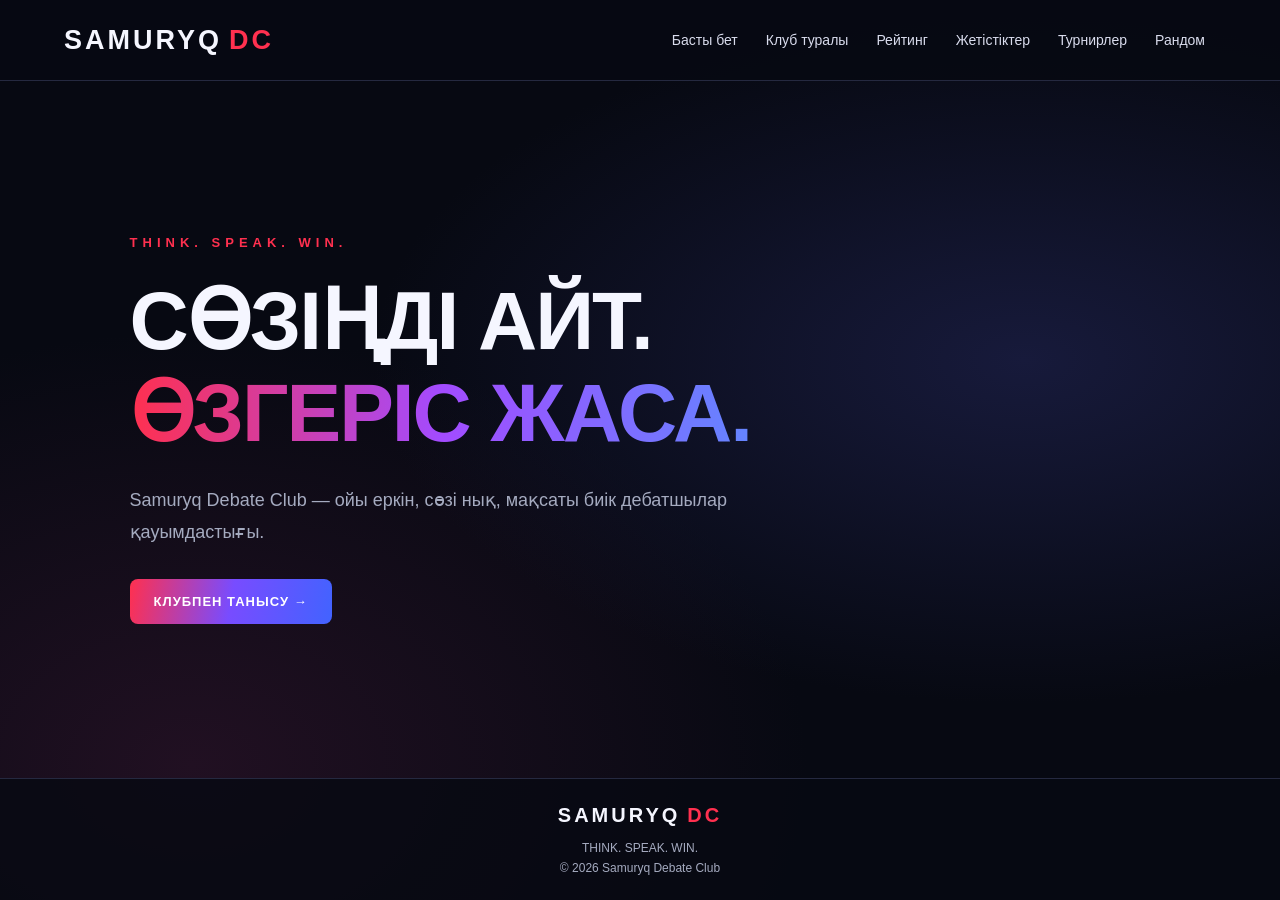
<file: index.html>
<!DOCTYPE html>
<html lang="kk">
<head>
    <meta charset="UTF-8">
    <meta name="viewport" content="width=device-width, initial-scale=1.0">
    <title>Samuryq Debate Club</title>
    <link rel="stylesheet" href="style.css">
</head>
<body>

<header>
    <a class="logo" href="index.html">SAMURYQ<span>DC</span></a>

    <nav>
        <a href="index.html">Басты бет</a>
        <a href="about.html">Клуб туралы</a>
        <a href="rating.html">Рейтинг</a>
        <a href="achievements.html">Жетістіктер</a>
        <a href="tournaments.html">Турнирлер</a>
        <a href="random.html">&#1056;андом</a>
</nav>
</header>

<main>
    <section class="hero">
        <p class="tag">THINK. SPEAK. WIN.</p>

        <h1>
            СӨЗІҢДІ АЙТ.<br>
            <span>ӨЗГЕРІС ЖАСА.</span>
        </h1>

        <p class="description">
            Samuryq Debate Club — ойы еркін, сөзі нық,
            мақсаты биік дебатшылар қауымдастығы.
        </p>

        <a href="about.html" class="button">
            КЛУБПЕН ТАНЫСУ →
        </a>
    </section>
</main>

<footer>
    <div class="logo">SAMURYQ<span>DC</span></div>
    <p>THINK. SPEAK. WIN.</p>
    <p>© 2026 Samuryq Debate Club</p>
</footer>

</body>
</html>
</file>
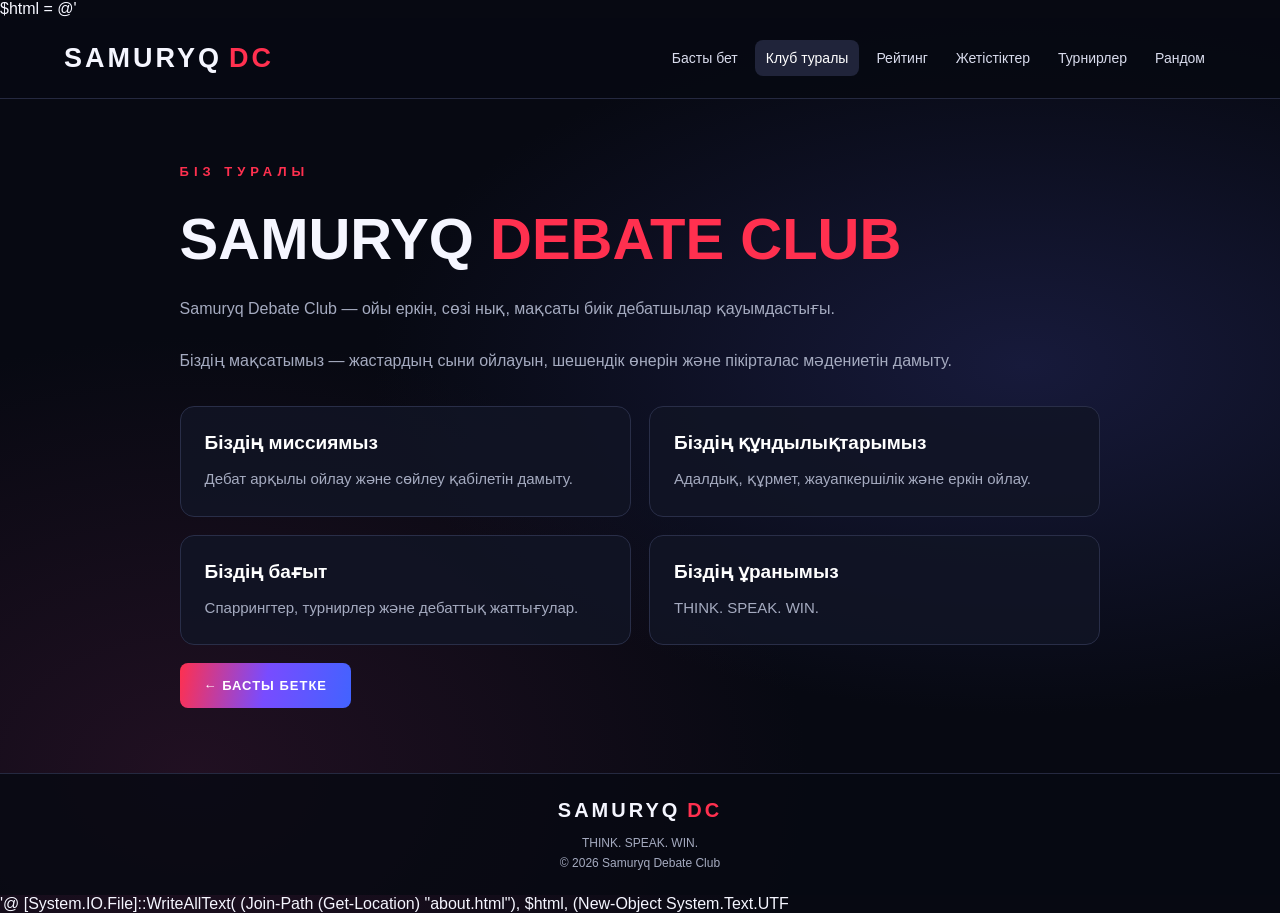
<file: about.html>
$html = @'
<!DOCTYPE html>
<html lang="kk">
<head>
    <meta charset="UTF-8">
    <meta name="viewport" content="width=device-width, initial-scale=1.0">
    <title>Клуб туралы | Samuryq DC</title>
    <link rel="stylesheet" href="style.css">
</head>
<body>
<header>
    <a class="logo" href="index.html">SAMURYQ<span>DC</span></a>
    <nav>
        <a href="index.html">Басты бет</a>
        <a class="active" href="about.html">Клуб туралы</a>
        <a href="rating.html">Рейтинг</a>
        <a href="achievements.html">Жетістіктер</a>
        <a href="tournaments.html">Турнирлер</a>
        <a href="random.html">&#1056;андом</a>
</nav>
</header>

<main>
    <section class="page-content">
        <p class="tag">БІЗ ТУРАЛЫ</p>
        <h1 class="page-title">SAMURYQ <span>DEBATE CLUB</span></h1>

        <p class="page-text">
            Samuryq Debate Club — ойы еркін, сөзі нық,
            мақсаты биік дебатшылар қауымдастығы.
        </p>

        <p class="page-text">
            Біздің мақсатымыз — жастардың сыни ойлауын,
            шешендік өнерін және пікірталас мәдениетін дамыту.
        </p>

        <div class="info-grid">
            <article class="info-card">
                <h3>Біздің миссиямыз</h3>
                <p>Дебат арқылы ойлау және сөйлеу қабілетін дамыту.</p>
            </article>
            <article class="info-card">
                <h3>Біздің құндылықтарымыз</h3>
                <p>Адалдық, құрмет, жауапкершілік және еркін ойлау.</p>
            </article>
            <article class="info-card">
                <h3>Біздің бағыт</h3>
                <p>Спаррингтер, турнирлер және дебаттық жаттығулар.</p>
            </article>
            <article class="info-card">
                <h3>Біздің ұранымыз</h3>
                <p>THINK. SPEAK. WIN.</p>
            </article>
        </div>

        <br>
        <a href="index.html" class="button">← БАСТЫ БЕТКЕ</a>
    </section>
</main>

<footer>
    <div class="logo">SAMURYQ<span>DC</span></div>
    <p>THINK. SPEAK. WIN.</p>
    <p>© 2026 Samuryq Debate Club</p>
</footer>
</body>
</html>
'@

[System.IO.File]::WriteAllText(
    (Join-Path (Get-Location) "about.html"),
    $html,
    (New-Object System.Text.UTF
</file>
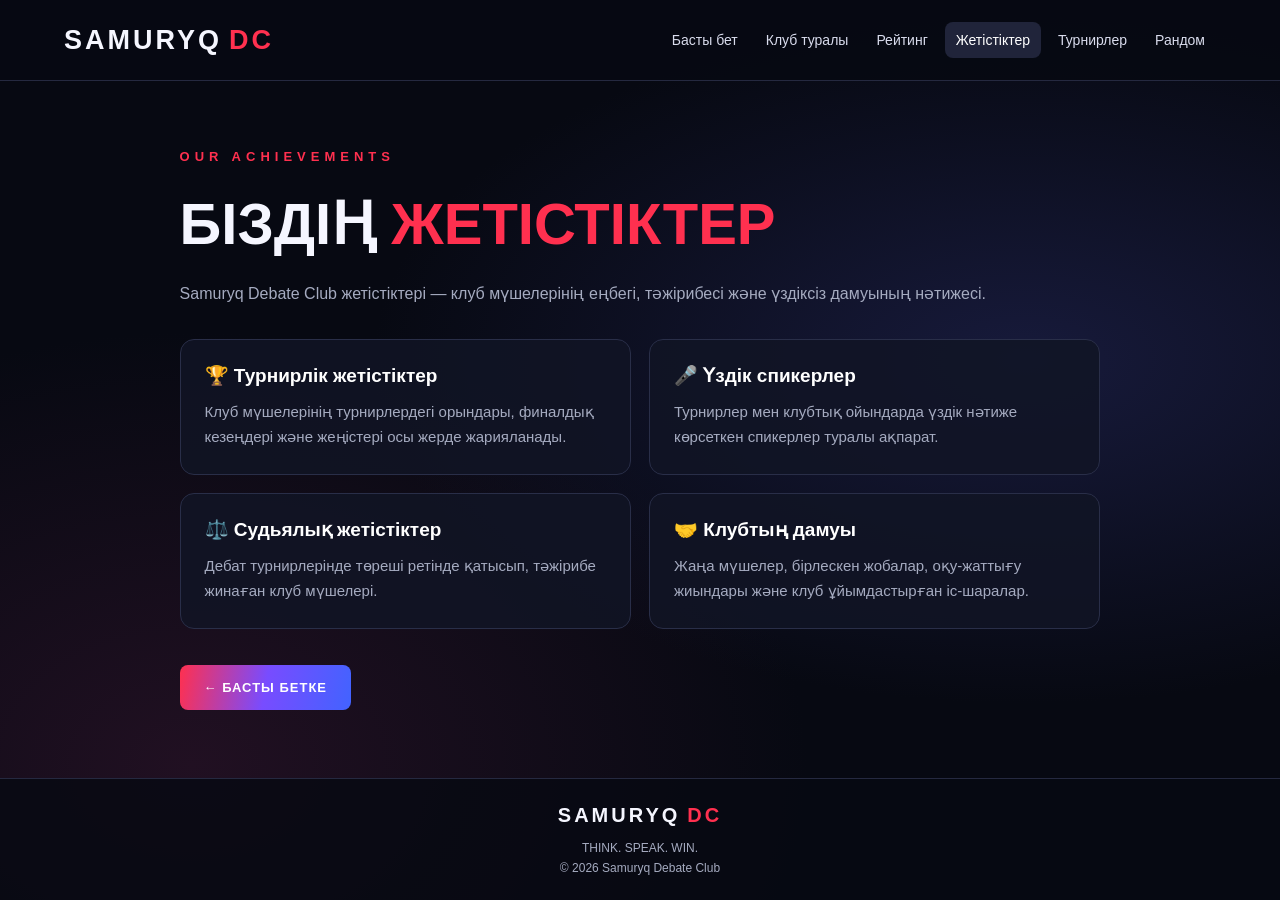
<file: achievements.html>
<!DOCTYPE html>
<html lang="kk">
<head>
    <meta charset="UTF-8">
    <meta name="viewport" content="width=device-width, initial-scale=1.0">
    <title>Жетістіктер | Samuryq DC</title>
    <link rel="stylesheet" href="style.css">
</head>
<body>

<header>
    <a class="logo" href="index.html">SAMURYQ<span>DC</span></a>
    <nav>
        <a href="index.html">Басты бет</a>
        <a href="about.html">Клуб туралы</a>
        <a href="rating.html">Рейтинг</a>
        <a class="active" href="achievements.html">Жетістіктер</a>
        <a href="tournaments.html">Турнирлер</a>
        <a href="random.html">&#1056;андом</a>
</nav>
</header>

<main>
    <section class="page-content">
        <p class="tag">OUR ACHIEVEMENTS</p>
        <h1 class="page-title">БІЗДІҢ <span>ЖЕТІСТІКТЕР</span></h1>

        <p class="page-text">
            Samuryq Debate Club жетістіктері — клуб мүшелерінің
            еңбегі, тәжірибесі және үздіксіз дамуының нәтижесі.
        </p>

        <div class="info-grid">
            <article class="info-card">
                <h3>🏆 Турнирлік жетістіктер</h3>
                <p>
                    Клуб мүшелерінің турнирлердегі орындары,
                    финалдық кезеңдері және жеңістері осы жерде жарияланады.
                </p>
            </article>

            <article class="info-card">
                <h3>🎤 Үздік спикерлер</h3>
                <p>
                    Турнирлер мен клубтық ойындарда үздік нәтиже
                    көрсеткен спикерлер туралы ақпарат.
                </p>
            </article>

            <article class="info-card">
                <h3>⚖️ Судьялық жетістіктер</h3>
                <p>
                    Дебат турнирлерінде төреші ретінде қатысып,
                    тәжірибе жинаған клуб мүшелері.
                </p>
            </article>

            <article class="info-card">
                <h3>🤝 Клубтың дамуы</h3>
                <p>
                    Жаңа мүшелер, бірлескен жобалар, оқу-жаттығу
                    жиындары және клуб ұйымдастырған іс-шаралар.
                </p>
            </article>
        </div>

        <br><br>
        <a href="index.html" class="button">← БАСТЫ БЕТКЕ</a>
    </section>
</main>

<footer>
    <div class="logo">SAMURYQ<span>DC</span></div>
    <p>THINK. SPEAK. WIN.</p>
    <p>© 2026 Samuryq Debate Club</p>
</footer>

</body>
</html>
</file>
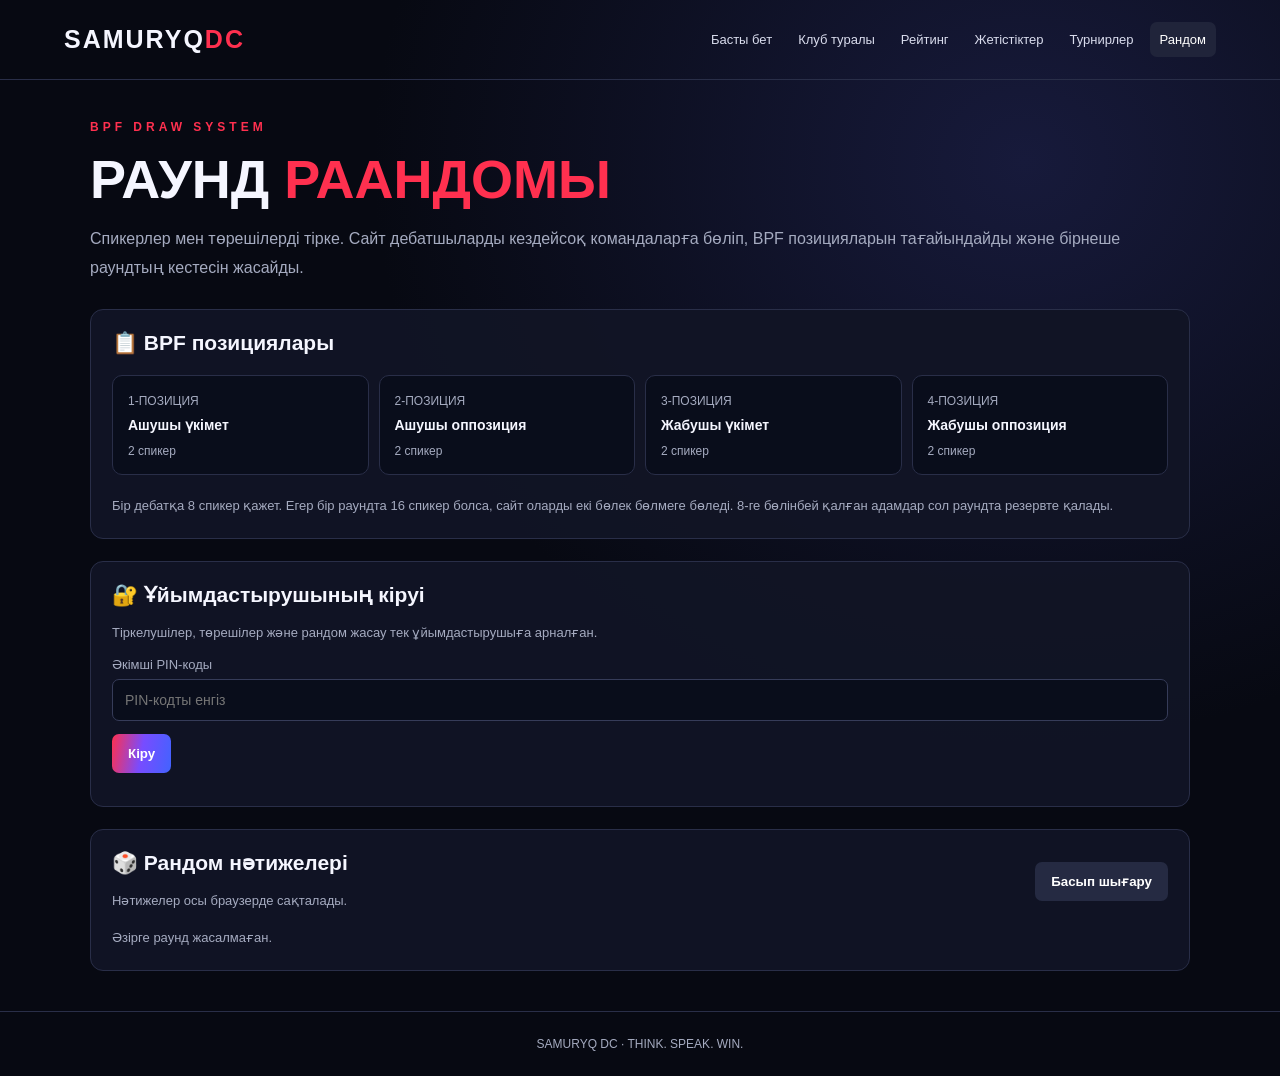
<file: random.html>
<!DOCTYPE html>
<html lang="kk">
<head>
<meta charset="UTF-8">
<meta name="viewport" content="width=device-width, initial-scale=1.0">
<title>Рандом | Samuryq DC</title>
<style>
*{box-sizing:border-box;margin:0;padding:0}
:root{--bg:#070912;--panel:#111525;--red:#ff304f;--blue:#4263ff;--text:#f5f6ff;--muted:#a5abc0;--border:#292e48}
body{min-height:100vh;background:radial-gradient(ellipse at 80% 15%,#171a3b 0%,transparent 45%),var(--bg);color:var(--text);font-family:Arial,sans-serif}
header{display:flex;justify-content:space-between;align-items:center;flex-wrap:wrap;gap:18px;padding:22px 5%;border-bottom:1px solid var(--border)}
.logo{color:var(--text);text-decoration:none;font-size:25px;font-weight:900;letter-spacing:2px}
.logo span{color:var(--red)}
nav{display:flex;flex-wrap:wrap;gap:6px}
nav a{color:#d9dced;text-decoration:none;padding:10px;border-radius:7px;font-size:13px}
nav a:hover,nav a.active{background:#20243a;color:white}
main{width:min(1100px,92%);margin:40px auto}
.tag{color:var(--red);font-size:12px;letter-spacing:4px;font-weight:bold;margin-bottom:14px}
h1{font-size:clamp(34px,5vw,54px);margin-bottom:15px}
h1 span{color:var(--red)}
h2{font-size:21px;margin-bottom:15px}
h3{font-size:16px;margin-bottom:10px}
.muted{color:var(--muted);font-size:13px;line-height:1.7}
.intro{color:var(--muted);line-height:1.8;margin-bottom:26px}
.panel{background:rgba(17,21,37,.95);border:1px solid var(--border);border-radius:13px;padding:21px;margin-bottom:22px}
.field{margin:13px 0}
label{display:block;color:var(--muted);font-size:13px;margin-bottom:7px}
input,select{width:100%;padding:12px;background:#090d1b;border:1px solid #363c59;border-radius:7px;color:white;font-size:14px}
input:focus,select:focus{outline:1px solid var(--blue)}
button{padding:12px 16px;background:linear-gradient(100deg,var(--red),#784cff,var(--blue));color:white;border:0;border-radius:7px;font-weight:bold;cursor:pointer}
button:hover{filter:brightness(1.12)}
.secondary{background:#252a42}
.danger{background:#642538}
.actions{display:flex;flex-wrap:wrap;gap:10px;margin-top:14px}
.two-col{display:grid;grid-template-columns:repeat(2,minmax(0,1fr));gap:15px}
.person-list{list-style:none;margin-top:14px}
.person-list li{display:flex;justify-content:space-between;align-items:center;gap:12px;padding:10px 0;border-bottom:1px solid var(--border);font-size:14px}
.small-btn{padding:7px 10px;font-size:12px}
.message{margin-top:12px;color:#9be7b0;font-size:13px;line-height:1.7}
.error{color:#ff8d9e}
.hidden{display:none!important}
.rule-grid{display:grid;grid-template-columns:repeat(4,minmax(0,1fr));gap:10px;margin:20px 0}
.rule{background:#090d1b;border:1px solid var(--border);border-radius:10px;padding:15px}
.rule b{display:block;font-size:14px;margin:8px 0}
.rule span{color:var(--muted);font-size:12px}
.round-card{background:#090d1b;border:1px solid var(--border);border-radius:12px;padding:18px;margin-top:18px}
.round-heading{display:flex;justify-content:space-between;align-items:center;flex-wrap:wrap;gap:10px;margin-bottom:15px}
.room-heading{color:var(--muted);font-size:12px;letter-spacing:2px;margin:15px 0 10px}
.role-grid{display:grid;grid-template-columns:repeat(2,minmax(0,1fr));gap:10px}
.role{border:1px solid var(--border);border-radius:9px;padding:14px;background:#111525}
.role h4{font-size:13px;margin-bottom:10px}
.role p{font-size:14px;line-height:1.7}
.judge{padding:12px;margin-top:12px;border-radius:8px;background:#191e35;color:#f5c451;font-size:14px}
.reserve{margin-top:12px;color:var(--muted);font-size:13px;line-height:1.7}
footer{text-align:center;padding:25px;color:var(--muted);font-size:12px;border-top:1px solid var(--border)}
@media(max-width:700px){header{justify-content:center}nav{justify-content:center}.two-col,.role-grid{grid-template-columns:1fr}.rule-grid{grid-template-columns:repeat(2,minmax(0,1fr))}.panel{padding:15px}}
@media print{header,#adminPanel,footer,.no-print{display:none!important}body{background:white;color:black}.panel,.round-card,.role{background:white;color:black;border-color:#ccc}.muted,.reserve{color:#444}}
</style>
</head>
<body>

<header>
<a class="logo" href="index.html">SAMURYQ<span>DC</span></a>
<nav>
<a href="index.html">Басты бет</a>
<a href="about.html">Клуб туралы</a>
<a href="rating.html">Рейтинг</a>
<a href="achievements.html">Жетістіктер</a>
<a href="tournaments.html">Турнирлер</a>
<a href="random.html" class="active">&#1056;андом</a>
</nav>
</header>

<main>
<p class="tag">BPF DRAW SYSTEM</p>
<h1>РАУНД <span>РААНДОМЫ</span></h1>
<p class="intro">
Спикерлер мен төрешілерді тірке. Сайт дебатшыларды кездейсоқ командаларға
бөліп, BPF позицияларын тағайындайды және бірнеше раундтың кестесін жасайды.
</p>

<section class="panel">
<h2>📋 BPF позициялары</h2>
<div class="rule-grid">
<div class="rule"><span>1-ПОЗИЦИЯ</span><b>Ашушы үкімет</b><span>2 спикер</span></div>
<div class="rule"><span>2-ПОЗИЦИЯ</span><b>Ашушы оппозиция</b><span>2 спикер</span></div>
<div class="rule"><span>3-ПОЗИЦИЯ</span><b>Жабушы үкімет</b><span>2 спикер</span></div>
<div class="rule"><span>4-ПОЗИЦИЯ</span><b>Жабушы оппозиция</b><span>2 спикер</span></div>
</div>
<p class="muted">Бір дебатқа 8 спикер қажет. Егер бір раундта 16 спикер болса, сайт оларды екі бөлек бөлмеге бөледі. 8-ге бөлінбей қалған адамдар сол раундта резервте қалады.</p>
</section>

<section class="panel">
<h2>🔐 Ұйымдастырушының кіруі</h2>
<p class="muted">Тіркелушілер, төрешілер және рандом жасау тек ұйымдастырушыға арналған.</p>
<div id="loginBox">
<div class="field">
<label for="pinInput">Әкімші PIN-коды</label>
<input id="pinInput" type="password" placeholder="PIN-кодты енгіз">
</div>
<button id="loginButton" type="button">Кіру</button>
<p id="loginMessage" class="message error"></p>
</div>

<div id="adminPanel" class="hidden">
<div class="two-col">
<div>
<h2>1. Спикер тіркеу</h2>
<div class="field">
<label for="speakerName">Спикердің аты-жөні</label>
<input id="speakerName" placeholder="Аты-жөнін жаз">
</div>
<button type="button" id="addSpeakerButton">+ Спикер қосу</button>
<p id="speakerMessage" class="message"></p>
<ul id="speakerList" class="person-list"></ul>
</div>

<div>
<h2>2. Төреші тіркеу</h2>
<div class="field">
<label for="judgeName">Төрешінің аты-жөні</label>
<input id="judgeName" placeholder="Аты-жөнін жаз">
</div>
<button type="button" id="addJudgeButton">+ Төреші қосу</button>
<p id="judgeMessage" class="message"></p>
<ul id="judgeList" class="person-list"></ul>
</div>
</div>

<hr style="border:0;border-top:1px solid #292e48;margin:25px 0">

<h2>3. Қанша раунд жасаймыз?</h2>
<div class="field">
<label for="roundNumber">Раунд саны (1–10)</label>
<input id="roundNumber" type="number" value="3" min="1" max="10">
</div>
<p class="muted">Әр раунд қайта араластырылады. Әр бөлмеде 4 команда болады, әр командада 2 спикер болады. Төреші сол раундта спикер болып тұрған адамнан таңдалмайды.</p>
<div class="actions">
<button id="drawButton" type="button">🎲 Рандом лақтыру</button>
<button id="logoutButton" class="secondary" type="button">Шығу</button>
</div>
<p id="drawMessage" class="message"></p>
</div>
</section>

<section class="panel">
<div class="round-heading">
<div>
<h2>🎲 Рандом нәтижелері</h2>
<p class="muted">Нәтижелер осы браузерде сақталады.</p>
</div>
<button class="secondary no-print" id="printButton" type="button">Басып шығару</button>
</div>
<div id="results">
<p class="muted">Әзірге раунд жасалмаған.</p>
</div>
</section>
</main>

<footer>SAMURYQ DC · THINK. SPEAK. WIN.</footer>

<script>
/*
  Уақытша жергілікті режим.
  Бұл PIN интернеттегі нақты қауіпсіздік жүйесі емес.
  Ұйымдастырушы үшін PIN-ді төмендегі мәннен ауыстыруға болады.
*/
const ADMIN_PIN = "2468";
const STORAGE_KEY = "samuryq_bpf_random_v1";

let state = {speakers:[], judges:[], rounds:[]};
let isAdmin = false;

try {
  const saved = localStorage.getItem(STORAGE_KEY);
  if (saved) {
    const parsed = JSON.parse(saved);
    state.speakers = Array.isArray(parsed.speakers) ? parsed.speakers : [];
    state.judges = Array.isArray(parsed.judges) ? parsed.judges : [];
    state.rounds = Array.isArray(parsed.rounds) ? parsed.rounds : [];
  }
} catch (error) {
  console.error("Сақталған деректерді оқу мүмкін болмады:", error);
}

const roles = [
  {name:"Ашушы үкімет", short:"АҮ", color:"#ff7890"},
  {name:"Ашушы оппозиция", short:"АО", color:"#91a9ff"},
  {name:"Жабушы үкімет", short:"ЖҮ", color:"#f5c451"},
  {name:"Жабушы оппозиция", short:"ЖО", color:"#9be7b0"}
];

function safe(value) {
  return String(value).replace(/[&<>"']/g, function(ch) {
    return {"&":"&amp;","<":"&lt;",">":"&gt;",'"':"&quot;","'":"&#039;"}[ch];
  });
}

function persist() {
  try {
    localStorage.setItem(STORAGE_KEY, JSON.stringify(state));
    render();
  } catch (error) {
    alert("Деректерді сақтау мүмкін болмады. Браузердегі Local Storage жұмысын тексер.");
  }
}

function randomize(list) {
  const result = list.slice();
  for (let i = result.length - 1; i > 0; i--) {
    const j = Math.floor(Math.random() * (i + 1));
    [result[i], result[j]] = [result[j], result[i]];
  }
  return result;
}

function message(id, text, isError=false) {
  const el = document.getElementById(id);
  el.textContent = text;
  el.classList.toggle("error", isError);
}

function normalized(name) {
  return name.trim().toLocaleLowerCase();
}

function addPerson(kind, inputId, messageId) {
  if (!isAdmin) return;

  const input = document.getElementById(inputId);
  const name = input.value.trim();
  if (!name) {
    message(messageId, "Алдымен аты-жөнін енгіз.", true);
    return;
  }

  const all = [...state.speakers, ...state.judges];
  if (all.some(person => normalized(person.name) === normalized(name))) {
    message(messageId, "Бұл адам тізімде бар. Бір адамды екі рет қоспа.", true);
    return;
  }

  const person = {
    id: kind + "_" + Date.now() + "_" + Math.random().toString(36).slice(2,7),
    name
  };

  if (kind === "speaker") state.speakers.push(person);
  else state.judges.push(person);

  input.value = "";
  persist();
  message(messageId, "Тіркелді: " + name);
}

function removePerson(kind, id) {
  if (!isAdmin) return;

  const collection = kind === "speaker" ? "speakers" : "judges";
  const person = state[collection].find(p => p.id === id);
  if (!person) return;

  if (!confirm(person.name + " тізімнен өшірілсін бе?")) return;

  state[collection] = state[collection].filter(p => p.id !== id);

  // Бұрынғы жасалған раундтар тарихын өзгертпейміз.
  persist();
}

function renderPersonLists() {
  document.getElementById("speakerList").innerHTML =
    state.speakers.map(p =>
      '<li><span>' + safe(p.name) + '</span>' +
      (isAdmin ? '<button class="danger small-btn" data-remove-speaker="' + safe(p.id) + '" type="button">Өшіру</button>' : '') +
      '</li>'
    ).join("") || '<li class="muted">Спикерлер әлі тіркелмеген.</li>';

  document.getElementById("judgeList").innerHTML =
    state.judges.map(p =>
      '<li><span>' + safe(p.name) + '</span>' +
      (isAdmin ? '<button class="danger small-btn" data-remove-judge="' + safe(p.id) + '" type="button">Өшіру</button>' : '') +
      '</li>'
    ).join("") || '<li class="muted">Төрешілер әлі тіркелмеген.</li>';

  document.querySelectorAll("[data-remove-speaker]").forEach(button => {
    button.addEventListener("click", () => removePerson("speaker", button.dataset.removeSpeaker));
  });
  document.querySelectorAll("[data-remove-judge]").forEach(button => {
    button.addEventListener("click", () => removePerson("judge", button.dataset.removeJudge));
  });
}

function makeRounds() {
  if (!isAdmin) return;

  if (state.speakers.length < 8) {
    message("drawMessage", "Кемінде 8 спикер тірке. Бір BPF дебатына 8 адам қажет.", true);
    return;
  }

  const count = Number(document.getElementById("roundNumber").value);
  if (!Number.isInteger(count) || count < 1 || count > 10) {
    message("drawMessage", "Раунд санын 1 мен 10 аралығында таңда.", true);
    return;
  }

  const roomCount = Math.floor(state.speakers.length / 8);
  const created = [];

  for (let roundIndex = 0; roundIndex < count; roundIndex++) {
    const shuffledSpeakers = randomize(state.speakers);
    const activeCount = roomCount * 8;
    const playing = shuffledSpeakers.slice(0, activeCount);
    const reserves = shuffledSpeakers.slice(activeCount);
    const activeNames = new Set(playing.map(p => normalized(p.name)));

    // Сол раундта ойнап жатқан спикер төреші болып тағайындалмайды.
    let eligibleJudges = randomize(
      state.judges.filter(j => !activeNames.has(normalized(j.name)))
    );

    const rooms = [];

    for (let roomIndex = 0; roomIndex < roomCount; roomIndex++) {
      const group = playing.slice(roomIndex * 8, roomIndex * 8 + 8);
      const teams = roles.map((role, roleIndex) => {
        const pair = group.slice(roleIndex * 2, roleIndex * 2 + 2);
        return {
          role: role.name,
          short: role.short,
          members: pair.map(p => ({id:p.id, name:p.name}))
        };
      });

      const judge = eligibleJudges.length ? eligibleJudges.pop() : null;

      rooms.push({
        roomNumber: roomIndex + 1,
        teams,
        judge: judge ? judge.name : null
      });
    }

    created.push({
      id: "round_" + Date.now() + "_" + roundIndex + "_" + Math.random().toString(36).slice(2,6),
      title: "Раунд " + (state.rounds.length + roundIndex + 1),
      date: new Date().toLocaleString("kk-KZ"),
      rooms,
      reserves: reserves.map(p => p.name)
    });
  }

  state.rounds.push(...created);
  persist();

  const noJudgeRooms = created.reduce((total, round) =>
    total + round.rooms.filter(room => !room.judge).length, 0);

  let result = count + " раунд жасалды! Әр позицияға 2 спикерден бөлінді.";
  if (noJudgeRooms) {
    result += " " + noJudgeRooms + " бөлмеге төреші жетіспейді — төрешілер тізіміне адам қос.";
  } else {
    result += " Әр бөлмеге төреші таңдалды.";
  }
  if (state.speakers.length % 8 !== 0) {
    result += " Бір раундта " + (state.speakers.length % 8) + " адам резервте қалады.";
  }
  message("drawMessage", result, noJudgeRooms > 0);
}

function renderResults() {
  const box = document.getElementById("results");

  if (!state.rounds.length) {
    box.innerHTML = '<p class="muted">Әзірге раунд жасалмаған.</p>';
    return;
  }

  box.innerHTML = state.rounds.map(round => {
    const roomsHTML = round.rooms.map(room => {
      const teamsHTML = room.teams.map(team =>
        '<div class="role">' +
          '<h4>' + safe(team.role) + '</h4>' +
          '<p>' + safe(team.members.map(m => m.name).join(" + ")) + '</p>' +
        '</div>'
      ).join("");

      return '<p class="room-heading">БӨЛМЕ ' + room.roomNumber + '</p>' +
        '<div class="role-grid">' + teamsHTML + '</div>' +
        '<div class="judge">⚖️ Төреші: ' +
          (room.judge ? safe(room.judge) : "Төреші тағайындалмады — тізімге төреші қосу керек") +
        '</div>';
    }).join("");

    const reservesHTML = round.reserves.length
      ? '<p class="reserve">Резервте: ' + round.reserves.map(safe).join(", ") + '</p>'
      : "";

    return '<article class="round-card">' +
      '<div class="round-heading"><h2>' + safe(round.title) + '</h2>' +
      '<span class="muted">' + safe(round.date) + '</span></div>' +
      roomsHTML + reservesHTML +
      '</article>';
  }).join("");
}

function render() {
  renderPersonLists();
  renderResults();
}

document.getElementById("loginButton").addEventListener("click", () => {
  if (document.getElementById("pinInput").value === ADMIN_PIN) {
    isAdmin = true;
    document.getElementById("loginBox").classList.add("hidden");
    document.getElementById("adminPanel").classList.remove("hidden");
    document.getElementById("pinInput").value = "";
    render();
    message("loginMessage", "");
  } else {
    message("loginMessage", "PIN-код дұрыс емес.", true);
  }
});

document.getElementById("pinInput").addEventListener("keydown", e => {
  if (e.key === "Enter") document.getElementById("loginButton").click();
});

document.getElementById("logoutButton").addEventListener("click", () => {
  isAdmin = false;
  document.getElementById("adminPanel").classList.add("hidden");
  document.getElementById("loginBox").classList.remove("hidden");
  render();
  message("loginMessage", "Басқару бөлімінен шықтың.");
});

document.getElementById("addSpeakerButton").addEventListener("click", () => {
  addPerson("speaker", "speakerName", "speakerMessage");
});

document.getElementById("addJudgeButton").addEventListener("click", () => {
  addPerson("judge", "judgeName", "judgeMessage");
});

document.getElementById("speakerName").addEventListener("keydown", e => {
  if (e.key === "Enter") document.getElementById("addSpeakerButton").click();
});

document.getElementById("judgeName").addEventListener("keydown", e => {
  if (e.key === "Enter") document.getElementById("addJudgeButton").click();
});

document.getElementById("drawButton").addEventListener("click", makeRounds);
document.getElementById("printButton").addEventListener("click", () => window.print());

render();
</script>
</body>
</html>
</file>
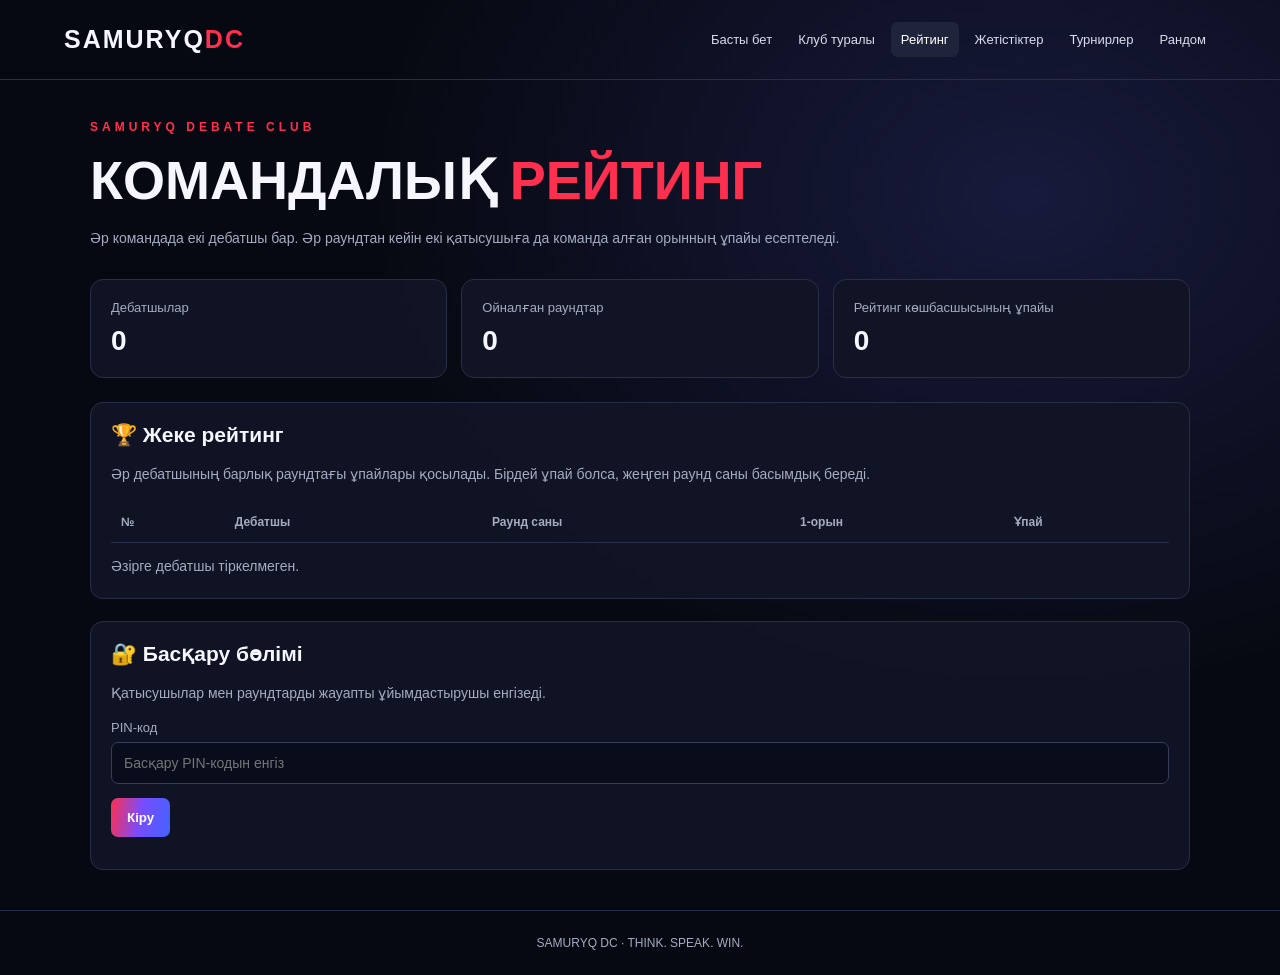
<file: rating.html>
<!DOCTYPE html>
<html lang="kk">
<head>
<meta charset="UTF-8">
<meta name="viewport" content="width=device-width, initial-scale=1.0">
<title>Samuryq DC — Рейтинг</title>
<style>
*{box-sizing:border-box;margin:0;padding:0}
:root{--bg:#070912;--panel:#111525;--red:#ff304f;--blue:#4263ff;--text:#f5f6ff;--muted:#a5abc0;--border:#292e48}
body{min-height:100vh;background:radial-gradient(ellipse at 80% 20%,#171a3b 0%,transparent 45%),var(--bg);color:var(--text);font-family:Arial,sans-serif}
header{display:flex;justify-content:space-between;align-items:center;flex-wrap:wrap;gap:18px;padding:22px 5%;border-bottom:1px solid var(--border)}
.logo{color:var(--text);text-decoration:none;font-size:25px;font-weight:900;letter-spacing:2px}
.logo span{color:var(--red)}
nav{display:flex;flex-wrap:wrap;gap:6px}
nav a{color:#d9dced;text-decoration:none;padding:10px;border-radius:7px;font-size:13px}
nav a:hover,nav a.active{background:#20243a;color:white}
main{width:min(1100px,92%);margin:40px auto}
.tag{color:var(--red);font-size:12px;letter-spacing:4px;font-weight:bold;margin-bottom:15px}
h1{font-size:clamp(32px,5vw,54px);margin-bottom:15px}
h1 span{color:var(--red)}
.intro,.muted{color:var(--muted);line-height:1.7;font-size:14px}
.intro{margin-bottom:28px}
.stats{display:grid;grid-template-columns:repeat(3,minmax(0,1fr));gap:14px;margin-bottom:24px}
.stat,.panel{background:rgba(17,21,37,.95);border:1px solid var(--border);border-radius:13px;padding:20px}
.stat p{color:var(--muted);font-size:13px;margin-bottom:10px}
.stat strong{font-size:28px}
.panel{margin-bottom:22px}
.panel h2{font-size:21px;margin-bottom:16px}
.table-wrap{overflow-x:auto}
table{width:100%;border-collapse:collapse;min-width:480px}
th,td{text-align:left;padding:13px 10px;border-bottom:1px solid var(--border)}
th{font-size:12px;color:var(--muted)}
td{font-size:14px}
.points{font-weight:bold;font-size:17px}
.field{margin:14px 0}
label{display:block;font-size:13px;color:var(--muted);margin-bottom:7px}
input,select{width:100%;padding:12px;background:#090d1b;border:1px solid #363c59;border-radius:7px;color:white;font-size:14px}
button{padding:12px 16px;border:0;border-radius:7px;background:linear-gradient(100deg,var(--red),#784cff,var(--blue));color:white;font-weight:bold;cursor:pointer}
button:hover{filter:brightness(1.12)}
.secondary{background:#252a42}
.danger{background:#642538}
.team-grid{display:grid;grid-template-columns:repeat(2,minmax(0,1fr));gap:14px;margin:16px 0}
.team{background:#090d1b;border:1px solid var(--border);border-radius:10px;padding:15px}
.team h3{font-size:16px;margin-bottom:12px}
.team p{font-size:12px;color:var(--muted);margin-bottom:10px}
.actions{display:flex;flex-wrap:wrap;gap:10px;margin-top:15px}
.message{margin-top:12px;color:#9be7b0;font-size:13px;line-height:1.6}
.error{color:#ff8d9e}
.hidden{display:none!important}
.history-item{background:#090d1b;border:1px solid var(--border);border-radius:9px;padding:15px;margin-top:12px}
.history-item h3{font-size:15px;margin-bottom:10px}
.history-item p{color:var(--muted);font-size:13px;line-height:1.9}
footer{text-align:center;padding:25px;color:var(--muted);font-size:12px;border-top:1px solid var(--border)}
@media(max-width:650px){header{justify-content:center}nav{justify-content:center}.stats{grid-template-columns:1fr}.team-grid{grid-template-columns:1fr}.panel{padding:15px}}
</style>
</head>
<body>
<header>
<a class="logo" href="index.html">SAMURYQ<span>DC</span></a>
<nav>
<a href="index.html">Басты бет</a>
<a href="about.html">Клуб туралы</a>
<a href="rating.html" class="active">Рейтинг</a>
<a href="achievements.html">Жетістіктер</a>
<a href="tournaments.html">Турнирлер</a>
    <a href="random.html">&#1056;андом</a>
</nav>
</header>

<main>
<p class="tag">SAMURYQ DEBATE CLUB</p>
<h1>КОМАНДАЛЫҚ <span>РЕЙТИНГ</span></h1>
<p class="intro">Әр командада екі дебатшы бар. Әр раундтан кейін екі қатысушыға да команда алған орынның ұпайы есептеледі.</p>

<section class="stats">
<div class="stat"><p>Дебатшылар</p><strong id="memberCount">0</strong></div>
<div class="stat"><p>Ойналған раундтар</p><strong id="roundCount">0</strong></div>
<div class="stat"><p>Рейтинг көшбасшысының ұпайы</p><strong id="leaderScore">0</strong></div>
</section>

<section class="panel">
<h2>🏆 Жеке рейтинг</h2>
<p class="muted" style="margin-bottom:15px">Әр дебатшының барлық раундтағы ұпайлары қосылады. Бірдей ұпай болса, жеңген раунд саны басымдық береді.</p>
<div class="table-wrap">
<table>
<thead><tr><th>№</th><th>Дебатшы</th><th>Раунд саны</th><th>1-орын</th><th>Ұпай</th></tr></thead>
<tbody id="ratingTable"></tbody>
</table>
</div>
<p id="emptyMessage" class="muted" style="margin-top:12px">Әзірге дебатшы тіркелмеген.</p>
</section>

<section class="panel">
<h2>🔐 Басқару бөлімі</h2>
<p class="muted">Қатысушылар мен раундтарды жауапты ұйымдастырушы енгізеді.</p>

<div id="loginBox">
<div class="field">
<label for="pinInput">PIN-код</label>
<input id="pinInput" type="password" placeholder="Басқару PIN-кодын енгіз">
</div>
<button id="loginButton" type="button">Кіру</button>
<p id="loginMessage" class="message error"></p>
</div>

<div id="adminBox" class="hidden">
<div class="field">
<h2>1. Жаңа дебатшы қосу</h2>
<label for="memberName">Дебатшының аты-жөні</label>
<input id="memberName" type="text" placeholder="Мысалы: Аян Сәрсен">
<div class="actions"><button id="addMemberButton" type="button">+ Дебатшы қосу</button></div>
<p id="memberMessage" class="message"></p>
</div>

<hr style="border:0;border-top:1px solid #292e48;margin:24px 0">

<h2>2. Раунд нәтижесін енгізу</h2>
<div class="field">
<label for="roundTitle">Раундтың немесе турнирдің атауы</label>
<input id="roundTitle" placeholder="Мысалы: Samuryq Open — 1-раунд">
</div>

<div class="team-grid">
<div class="team">
<h3>🥇 1-орын · 3 ұпай/адам</h3>
<p>Командадағы екі дебатшыны таңда</p>
<div class="field"><label for="r1a">1-қатысушы</label><select id="r1a"></select></div>
<div class="field"><label for="r1b">2-қатысушы</label><select id="r1b"></select></div>
</div>
<div class="team">
<h3>🥈 2-орын · 2 ұпай/адам</h3>
<p>Командадағы екі дебатшыны таңда</p>
<div class="field"><label for="r2a">1-қатысушы</label><select id="r2a"></select></div>
<div class="field"><label for="r2b">2-қатысушы</label><select id="r2b"></select></div>
</div>
<div class="team">
<h3>🥉 3-орын · 1 ұпай/адам</h3>
<p>Командадағы екі дебатшыны таңда</p>
<div class="field"><label for="r3a">1-қатысушы</label><select id="r3a"></select></div>
<div class="field"><label for="r3b">2-қатысушы</label><select id="r3b"></select></div>
</div>
<div class="team">
<h3>4-орын · 0 ұпай</h3>
<p>Командадағы екі дебатшыны таңда</p>
<div class="field"><label for="r4a">1-қатысушы</label><select id="r4a"></select></div>
<div class="field"><label for="r4b">2-қатысушы</label><select id="r4b"></select></div>
</div>
</div>

<p class="muted">Бір раундқа 8 бөлек дебатшы керек. Әр орынның екі қатысушысы бірдей ұпай алады.</p>
<div class="actions">
<button id="saveRoundButton" type="button">Раундты сақтау және есептеу</button>
<button id="logoutButton" class="secondary" type="button">Шығу</button>
</div>
<p id="roundMessage" class="message"></p>

<hr style="border:0;border-top:1px solid #292e48;margin:24px 0">
<h2>3. Раундтар тарихы</h2>
<div id="historyList"></div>
</div>
</section>
</main>

<footer>SAMURYQ DC · THINK. SPEAK. WIN.</footer>

<script>
const ADMIN_PIN = "2468";
const STORAGE_KEY = "samuryq_team_rating_v2";
const RANKS = [
 {rank:1,points:3,ids:["r1a","r1b"]},
 {rank:2,points:2,ids:["r2a","r2b"]},
 {rank:3,points:1,ids:["r3a","r3b"]},
 {rank:4,points:0,ids:["r4a","r4b"]}
];

let data = {members:[],rounds:[]};
let isAdmin = false;

try {
 const stored = localStorage.getItem(STORAGE_KEY);
 if (stored) {
  const parsed = JSON.parse(stored);
  if (Array.isArray(parsed.members) && Array.isArray(parsed.rounds)) data = parsed;
 }
} catch (e) {
 console.error(e);
}

function esc(value) {
 return String(value).replace(/[&<>"']/g, c => ({
  "&":"&amp;","<":"&lt;",">":"&gt;",'"':"&quot;","'":"&#039;"
 }[c]));
}

function saveData() {
 try {
  localStorage.setItem(STORAGE_KEY, JSON.stringify(data));
  render();
 } catch(e) {
  alert("Деректер сақталмады. Браузердің сақтау мүмкіндігін тексер.");
 }
}

function standings() {
 return data.members.map(member => {
  let score = 0, firsts = 0, rounds = 0;
  data.rounds.forEach(round => {
   round.teams.forEach(team => {
    if (team.memberIds.includes(member.id)) {
     score += team.points;
     rounds++;
     if (team.rank === 1) firsts++;
    }
   });
  });
  return {...member,score,firsts,rounds};
 }).sort((a,b) => b.score-a.score || b.firsts-a.firsts || a.name.localeCompare(b.name,"kk"));
}

function refreshSelects() {
 const previous = {};
 RANKS.forEach(group => group.ids.forEach(id => {
  previous[id] = document.getElementById(id).value;
 }));
 const options = '<option value="">Дебатшыны таңда</option>' +
  data.members.map(m => '<option value="'+esc(m.id)+'">'+esc(m.name)+'</option>').join("");
 RANKS.forEach(group => group.ids.forEach(id => {
  const select = document.getElementById(id);
  select.innerHTML = options;
  if (data.members.some(m => m.id === previous[id])) select.value = previous[id];
 }));
}

function showMessage(id, message, error=false) {
 const el = document.getElementById(id);
 el.textContent = message;
 el.classList.toggle("error", error);
}

function renderHistory() {
 const box = document.getElementById("historyList");
 if (!data.rounds.length) {
  box.innerHTML = '<p class="muted">Әзірге раунд енгізілмеген.</p>';
  return;
 }

 box.innerHTML = data.rounds.slice().reverse().map(round => {
  const teams = round.teams.slice().sort((a,b)=>a.rank-b.rank).map(team => {
   const placeText = team.rank === 1 ? "🥇 1-орын" :
    team.rank === 2 ? "🥈 2-орын" :
    team.rank === 3 ? "🥉 3-орын" : "4-орын";
   return '<p><strong>'+placeText+'</strong>: '+
    esc(team.names.join(" + "))+' — әрқайсысына '+team.points+' ұпай</p>';
  }).join("");
  return '<div class="history-item"><h3>'+esc(round.title)+'</h3>'+
   '<p>'+esc(round.date)+'</p>'+teams+
   (isAdmin ? '<div class="actions"><button class="danger" data-delete="'+esc(round.id)+'" type="button">Раундты өшіру</button></div>' : '')+
   '</div>';
 }).join("");

 box.querySelectorAll("[data-delete]").forEach(button => {
  button.addEventListener("click", () => {
   if (!isAdmin) return;
   const id = button.dataset.delete;
   const round = data.rounds.find(r=>r.id===id);
   if (round && confirm('"'+round.title+'" раундын өшіресің бе? Ұпайлар қайта есептеледі.')) {
    data.rounds = data.rounds.filter(r=>r.id!==id);
    saveData();
    showMessage("roundMessage","Раунд өшірілді. Рейтинг қайта есептелді.");
   }
  });
 });
}

function render() {
 const rank = standings();
 document.getElementById("memberCount").textContent = data.members.length;
 document.getElementById("roundCount").textContent = data.rounds.length;
 document.getElementById("leaderScore").textContent = rank.length ? rank[0].score : 0;
 document.getElementById("ratingTable").innerHTML = rank.map((m,i) =>
  '<tr><td>'+(i+1)+'</td><td><strong>'+esc(m.name)+'</strong></td><td>'+m.rounds+'</td><td>'+m.firsts+'</td><td class="points">'+m.score+'</td></tr>'
 ).join("");
 document.getElementById("emptyMessage").classList.toggle("hidden",rank.length>0);
 refreshSelects();
 renderHistory();
}

document.getElementById("loginButton").addEventListener("click",()=>{
 if(document.getElementById("pinInput").value===ADMIN_PIN){
  isAdmin=true;
  document.getElementById("loginBox").classList.add("hidden");
  document.getElementById("adminBox").classList.remove("hidden");
  renderHistory();
  showMessage("loginMessage","");
 } else showMessage("loginMessage","PIN-код дұрыс емес.",true);
});

document.getElementById("pinInput").addEventListener("keydown",e=>{
 if(e.key==="Enter") document.getElementById("loginButton").click();
});

document.getElementById("logoutButton").addEventListener("click",()=>{
 isAdmin=false;
 document.getElementById("adminBox").classList.add("hidden");
 document.getElementById("loginBox").classList.remove("hidden");
 document.getElementById("pinInput").value="";
 renderHistory();
});

document.getElementById("addMemberButton").addEventListener("click",()=>{
 if(!isAdmin)return;
 const input=document.getElementById("memberName");
 const name=input.value.trim();
 if(!name){showMessage("memberMessage","Дебатшының атын енгіз.",true);return;}
 if(data.members.some(m=>m.name.toLocaleLowerCase()===name.toLocaleLowerCase())){
  showMessage("memberMessage","Бұл дебатшы бұрын тіркелген.",true);return;
 }
 data.members.push({id:"m_"+Date.now()+"_"+Math.random().toString(36).slice(2,8),name});
 input.value="";
 saveData();
 showMessage("memberMessage","Дебатшы тіркелді.");
});

document.getElementById("saveRoundButton").addEventListener("click",()=>{
 if(!isAdmin)return;
 if(data.members.length<8){
  showMessage("roundMessage","Бір раундқа кемінде 8 дебатшы тіркеу керек.",true);return;
 }

 const selected = RANKS.map(group=>({
  rank:group.rank,
  points:group.points,
  memberIds:group.ids.map(id=>document.getElementById(id).value)
 }));

 if(selected.some(team=>team.memberIds.some(id=>!id))){
  showMessage("roundMessage","Барлық 8 орынға қатысушыларды таңда.",true);return;
 }

 const ids=selected.flatMap(team=>team.memberIds);
 if(new Set(ids).size!==8){
  showMessage("roundMessage","Әр раундта 8 бөлек дебатшы болуы керек. Қайталанған адамды ауыстыр.",true);return;
 }

 const teams=selected.map(team=>({
  rank:team.rank,
  points:team.points,
  memberIds:team.memberIds,
  names:team.memberIds.map(id=>data.members.find(m=>m.id===id).name)
 }));

 const title=document.getElementById("roundTitle").value.trim() || ("Раунд "+(data.rounds.length+1));
 data.rounds.push({
  id:"r_"+Date.now()+"_"+Math.random().toString(36).slice(2,8),
  title,
  date:new Date().toLocaleDateString("kk-KZ"),
  teams
 });

 document.getElementById("roundTitle").value="";
 RANKS.forEach(group=>group.ids.forEach(id=>document.getElementById(id).value=""));
 saveData();
 showMessage("roundMessage","Раунд сақталды! Екі командаласқа да ұпай беріліп, рейтинг жаңартылды.");
});

render();
</script>
</body>
</html>
</file>
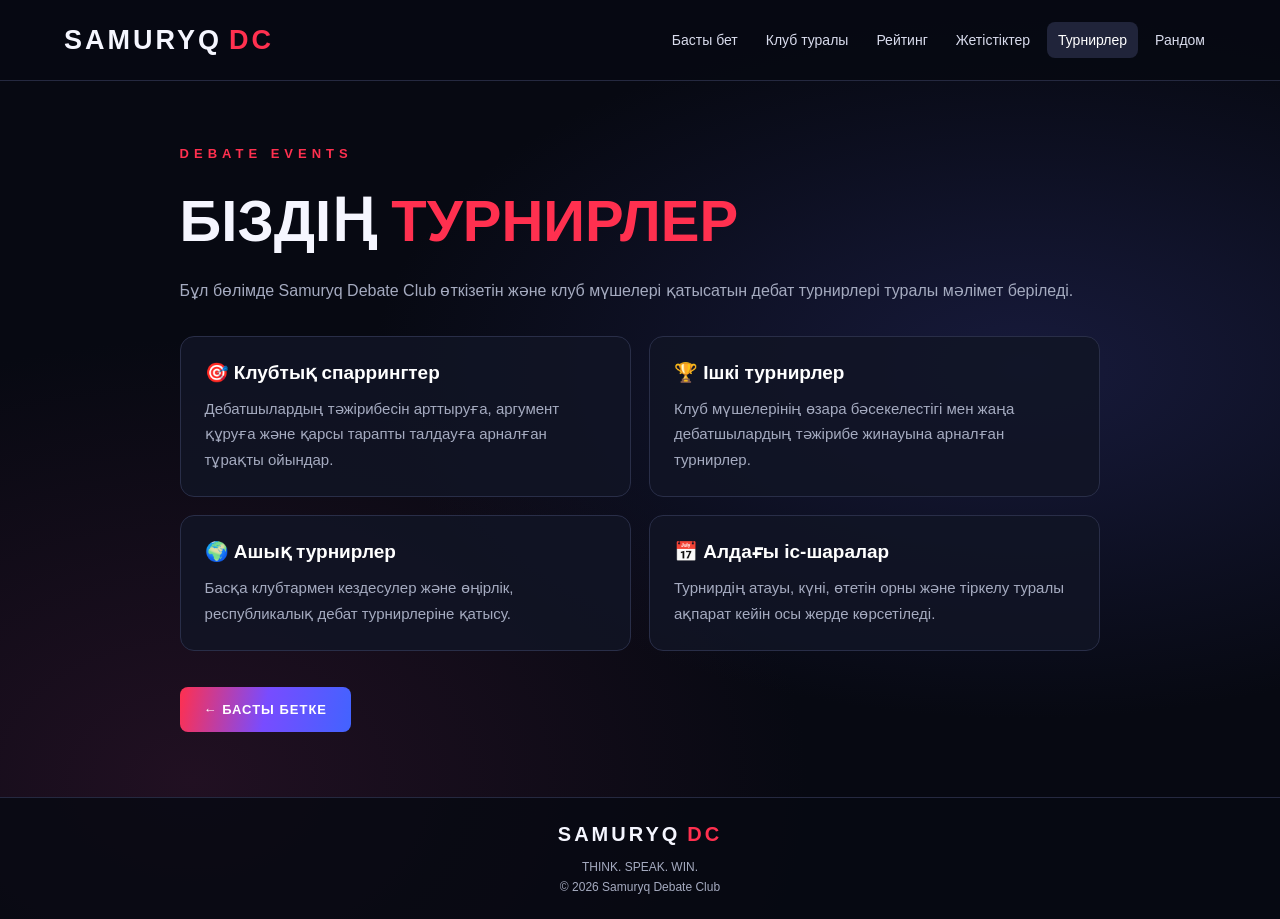
<file: tournaments.html>
<!DOCTYPE html>
<html lang="kk">
<head>
    <meta charset="UTF-8">
    <meta name="viewport" content="width=device-width, initial-scale=1.0">
    <title>Турнирлер | Samuryq DC</title>
    <link rel="stylesheet" href="style.css">
</head>
<body>

<header>
    <a class="logo" href="index.html">SAMURYQ<span>DC</span></a>
    <nav>
        <a href="index.html">Басты бет</a>
        <a href="about.html">Клуб туралы</a>
        <a href="rating.html">Рейтинг</a>
        <a href="achievements.html">Жетістіктер</a>
        <a class="active" href="tournaments.html">Турнирлер</a>
        <a href="random.html">&#1056;андом</a>
</nav>
</header>

<main>
    <section class="page-content">
        <p class="tag">DEBATE EVENTS</p>
        <h1 class="page-title">БІЗДІҢ <span>ТУРНИРЛЕР</span></h1>

        <p class="page-text">
            Бұл бөлімде Samuryq Debate Club өткізетін және
            клуб мүшелері қатысатын дебат турнирлері туралы
            мәлімет беріледі.
        </p>

        <div class="info-grid">
            <article class="info-card">
                <h3>🎯 Клубтық спаррингтер</h3>
                <p>
                    Дебатшылардың тәжірибесін арттыруға,
                    аргумент құруға және қарсы тарапты талдауға
                    арналған тұрақты ойындар.
                </p>
            </article>

            <article class="info-card">
                <h3>🏆 Ішкі турнирлер</h3>
                <p>
                    Клуб мүшелерінің өзара бәсекелестігі мен
                    жаңа дебатшылардың тәжірибе жинауына
                    арналған турнирлер.
                </p>
            </article>

            <article class="info-card">
                <h3>🌍 Ашық турнирлер</h3>
                <p>
                    Басқа клубтармен кездесулер және өңірлік,
                    республикалық дебат турнирлеріне қатысу.
                </p>
            </article>

            <article class="info-card">
                <h3>📅 Алдағы іс-шаралар</h3>
                <p>
                    Турнирдің атауы, күні, өтетін орны және
                    тіркелу туралы ақпарат кейін осы жерде көрсетіледі.
                </p>
            </article>
        </div>

        <br><br>
        <a href="index.html" class="button">← БАСТЫ БЕТКЕ</a>
    </section>
</main>

<footer>
    <div class="logo">SAMURYQ<span>DC</span></div>
    <p>THINK. SPEAK. WIN.</p>
    <p>© 2026 Samuryq Debate Club</p>
</footer>

</body>
</html>
</file>
<file: style.css>
* {
    margin: 0;
    padding: 0;
    box-sizing: border-box;
}

:root {
    --bg: #070912;
    --panel: #111525;
    --red: #ff304f;
    --blue: #4263ff;
    --text: #f5f6ff;
    --muted: #a5abc0;
}

html {
    scroll-behavior: smooth;
}

body {
    min-height: 100vh;
    display: flex;
    flex-direction: column;
    background:
        radial-gradient(ellipse at 80% 40%, #171a3b 0%, transparent 45%),
        radial-gradient(ellipse at 15% 85%, #211022 0%, transparent 40%),
        var(--bg);
    color: var(--text);
    font-family: Arial, sans-serif;
}

/* ЖОҒАРҒЫ МӘЗІР */

header {
    width: 100%;
    display: flex;
    flex-direction: row;
    justify-content: space-between;
    align-items: center;
    gap: 25px;
    padding: 22px 5%;
    border-bottom: 1px solid #252940;
    background: rgba(7, 9, 18, 0.95);
}

.logo {
    color: var(--text);
    text-decoration: none;
    font-size: 27px;
    font-weight: 900;
    letter-spacing: 3px;
    white-space: nowrap;
}

.logo span {
    color: var(--red);
    margin-left: 7px;
}

nav {
    display: flex;
    flex-direction: row;
    flex-wrap: wrap;
    justify-content: flex-end;
    align-items: center;
    gap: 6px;
}

nav a {
    color: #d9dced;
    text-decoration: none;
    font-size: 14px;
    padding: 10px 11px;
    border-radius: 8px;
    transition: 0.25s;
}

nav a:hover,
nav a.active {
    color: white;
    background: #20243a;
}

/* НЕГІЗГІ БӨЛІМ */

main {
    flex: 1;
    width: 100%;
    display: flex;
    align-items: center;
    justify-content: center;
}

.hero {
    width: 100%;
    max-width: 1200px;
    min-height: 70vh;
    margin: auto;
    padding: 80px 7%;
    display: flex;
    flex-direction: column;
    justify-content: center;
    align-items: flex-start;
}

.tag {
    color: var(--red);
    font-size: 13px;
    font-weight: bold;
    letter-spacing: 5px;
    margin-bottom: 25px;
}

.hero h1 {
    font-size: clamp(40px, 7vw, 82px);
    line-height: 1.12;
    font-weight: 900;
    letter-spacing: -2px;
    margin-bottom: 25px;
}

.hero h1 span {
    background: linear-gradient(
        90deg,
        var(--red),
        #a34bff,
        #6485ff
    );
    -webkit-background-clip: text;
    background-clip: text;
    color: transparent;
}

.description {
    max-width: 620px;
    color: var(--muted);
    font-size: 18px;
    line-height: 1.8;
    margin-bottom: 30px;
}

/* БАТЫРМАЛАР */

.button {
    display: inline-block;
    padding: 15px 24px;
    color: white;
    background: linear-gradient(
        100deg,
        var(--red),
        #784cff,
        var(--blue)
    );
    text-decoration: none;
    font-weight: bold;
    font-size: 13px;
    letter-spacing: 1px;
    border-radius: 8px;
    transition: 0.25s;
}

.button:hover {
    transform: translateY(-3px);
    box-shadow: 0 10px 35px #4263ff35;
}

/* ІШКІ БЕТТЕР */

.page-content {
    width: 100%;
    max-width: 1100px;
    margin: 0 auto;
    padding: 65px 7%;
}

.page-title {
    font-size: clamp(34px, 5vw, 58px);
    margin-bottom: 20px;
    line-height: 1.2;
}

.page-title span {
    color: var(--red);
}

.page-text {
    color: var(--muted);
    font-size: 16px;
    line-height: 1.9;
    margin-bottom: 22px;
}

.section-title {
    font-size: 25px;
    margin: 35px 0 18px;
}

.info-grid {
    display: grid;
    grid-template-columns: repeat(2, minmax(0, 1fr));
    gap: 18px;
    margin-top: 30px;
}

.info-card {
    padding: 24px;
    background: rgba(17, 21, 37, 0.85);
    border: 1px solid #292e48;
    border-radius: 14px;
}

.info-card h3 {
    color: white;
    font-size: 19px;
    margin-bottom: 12px;
}

.info-card p {
    color: var(--muted);
    line-height: 1.7;
    font-size: 15px;
}

/* КЕСТЕЛЕР */

.data-table {
    width: 100%;
    border-collapse: collapse;
    margin-top: 25px;
    background: rgba(17, 21, 37, 0.8);
    border-radius: 10px;
    overflow: hidden;
}

.data-table th,
.data-table td {
    text-align: left;
    padding: 15px;
    border-bottom: 1px solid #292e48;
}

.data-table th {
    color: white;
    background: #171b2e;
}

.data-table td {
    color: var(--muted);
}

/* ТӨМЕНГІ БӨЛІМ */

footer {
    width: 100%;
    text-align: center;
    padding: 25px 20px;
    border-top: 1px solid #252940;
    background: rgba(7, 9, 18, 0.8);
}

footer .logo {
    display: inline-block;
    font-size: 20px;
    margin-bottom: 8px;
}

footer p {
    color: var(--muted);
    font-size: 12px;
    margin-top: 6px;
}

/* ТЕЛЕФОНҒА БЕЙІМДЕУ */

@media (max-width: 800px) {
    header {
        flex-direction: column;
        padding: 22px 4%;
    }

    nav {
        justify-content: center;
    }

    nav a {
        font-size: 13px;
        padding: 9px;
    }

    .hero {
        min-height: 60vh;
        padding: 60px 6%;
    }

    .info-grid {
        grid-template-columns: 1fr;
    }

    .data-table {
        font-size: 13px;
    }

    .data-table th,
    .data-table td {
        padding: 10px 7px;
    }
}

@media (max-width: 480px) {
    .hero h1 {
        letter-spacing: -1px;
    }

    .description {
        font-size: 16px;
    }

    .tag {
        letter-spacing: 3px;
    }

    .page-content {
        padding: 45px 5%;
    }
}
</file>
